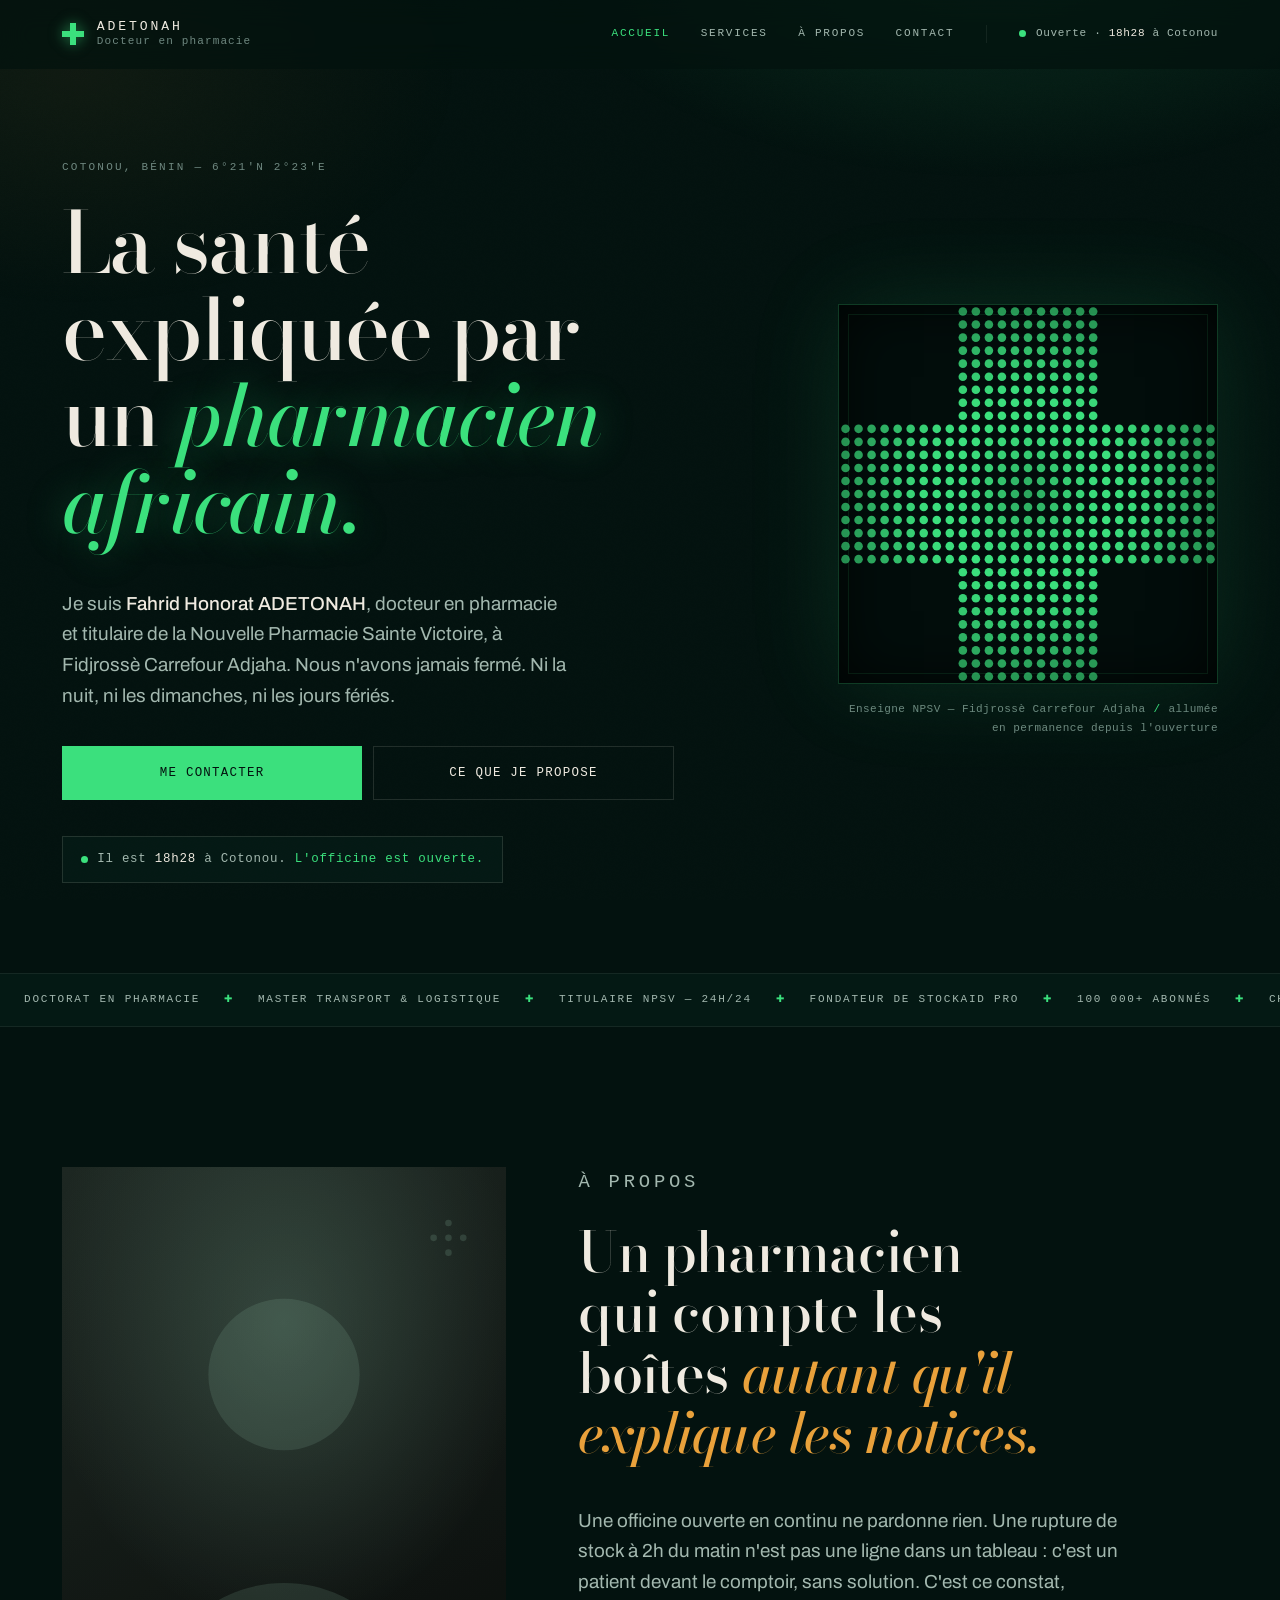
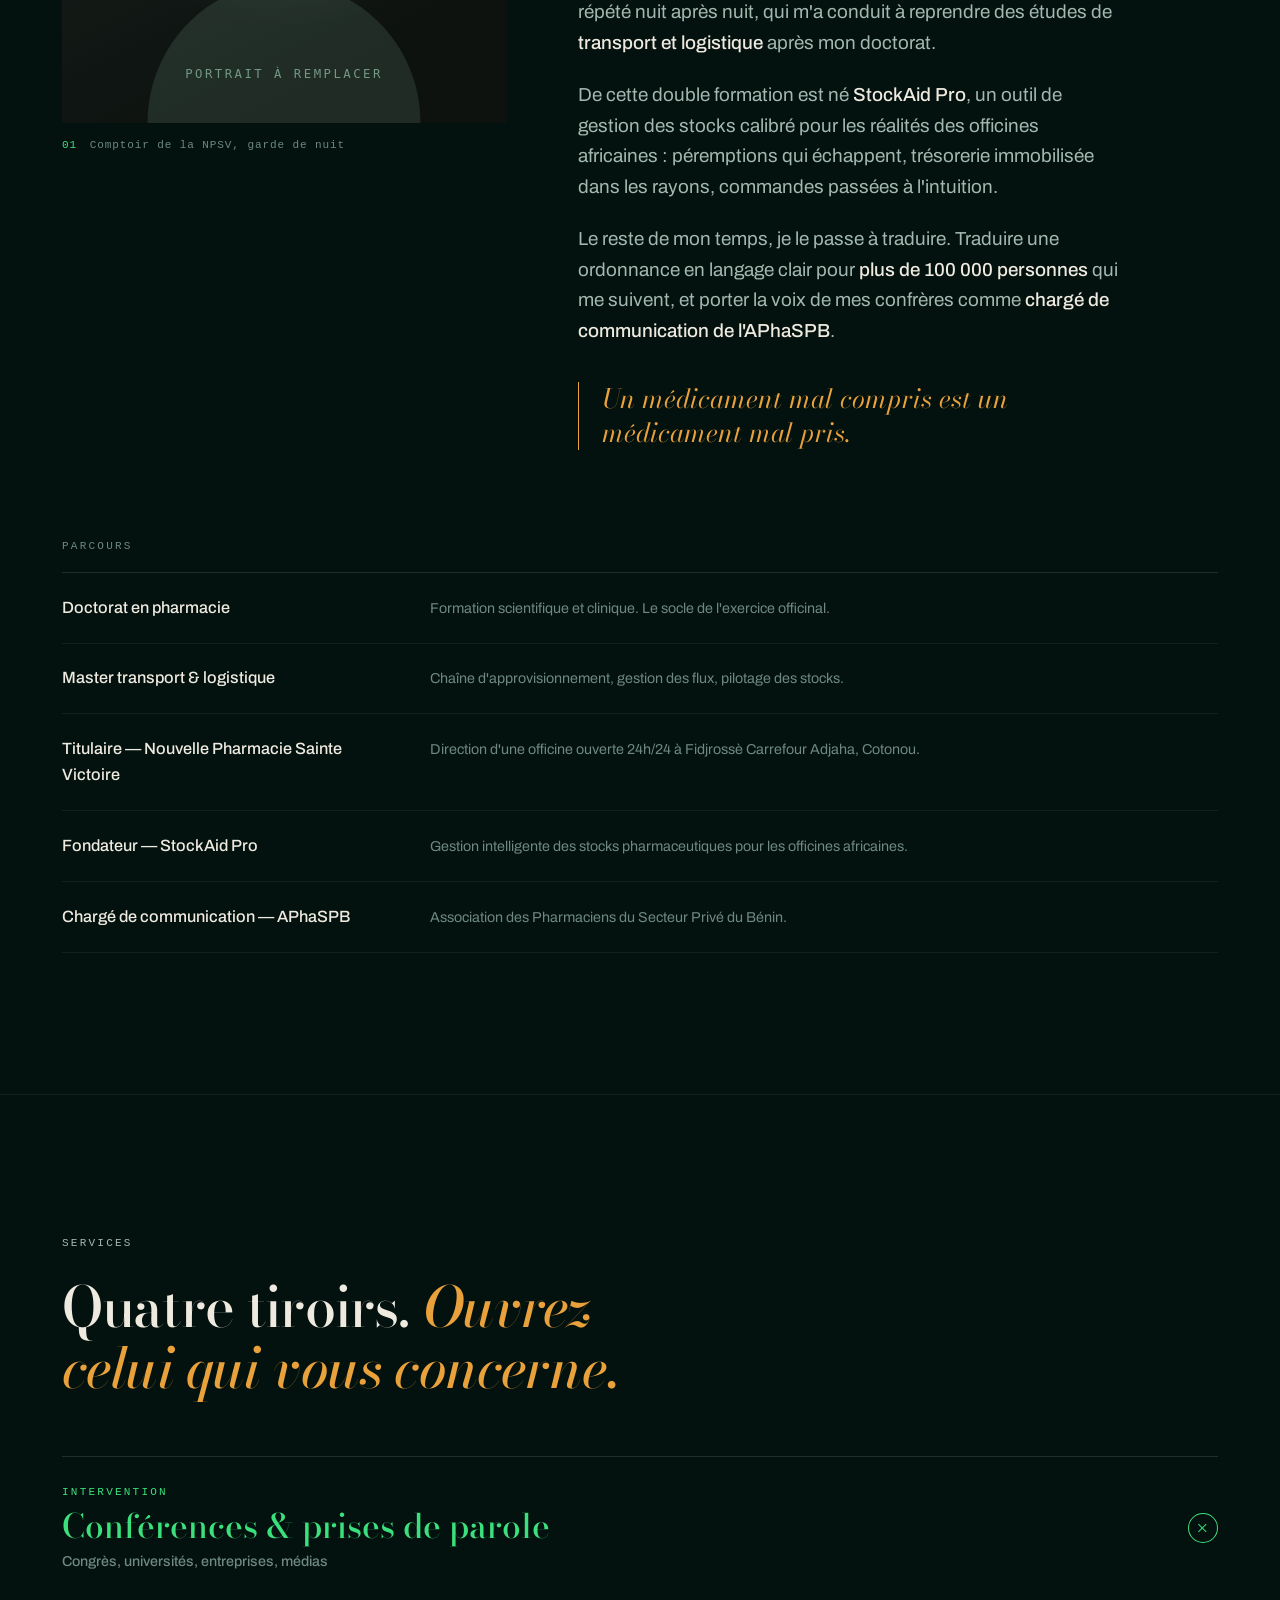
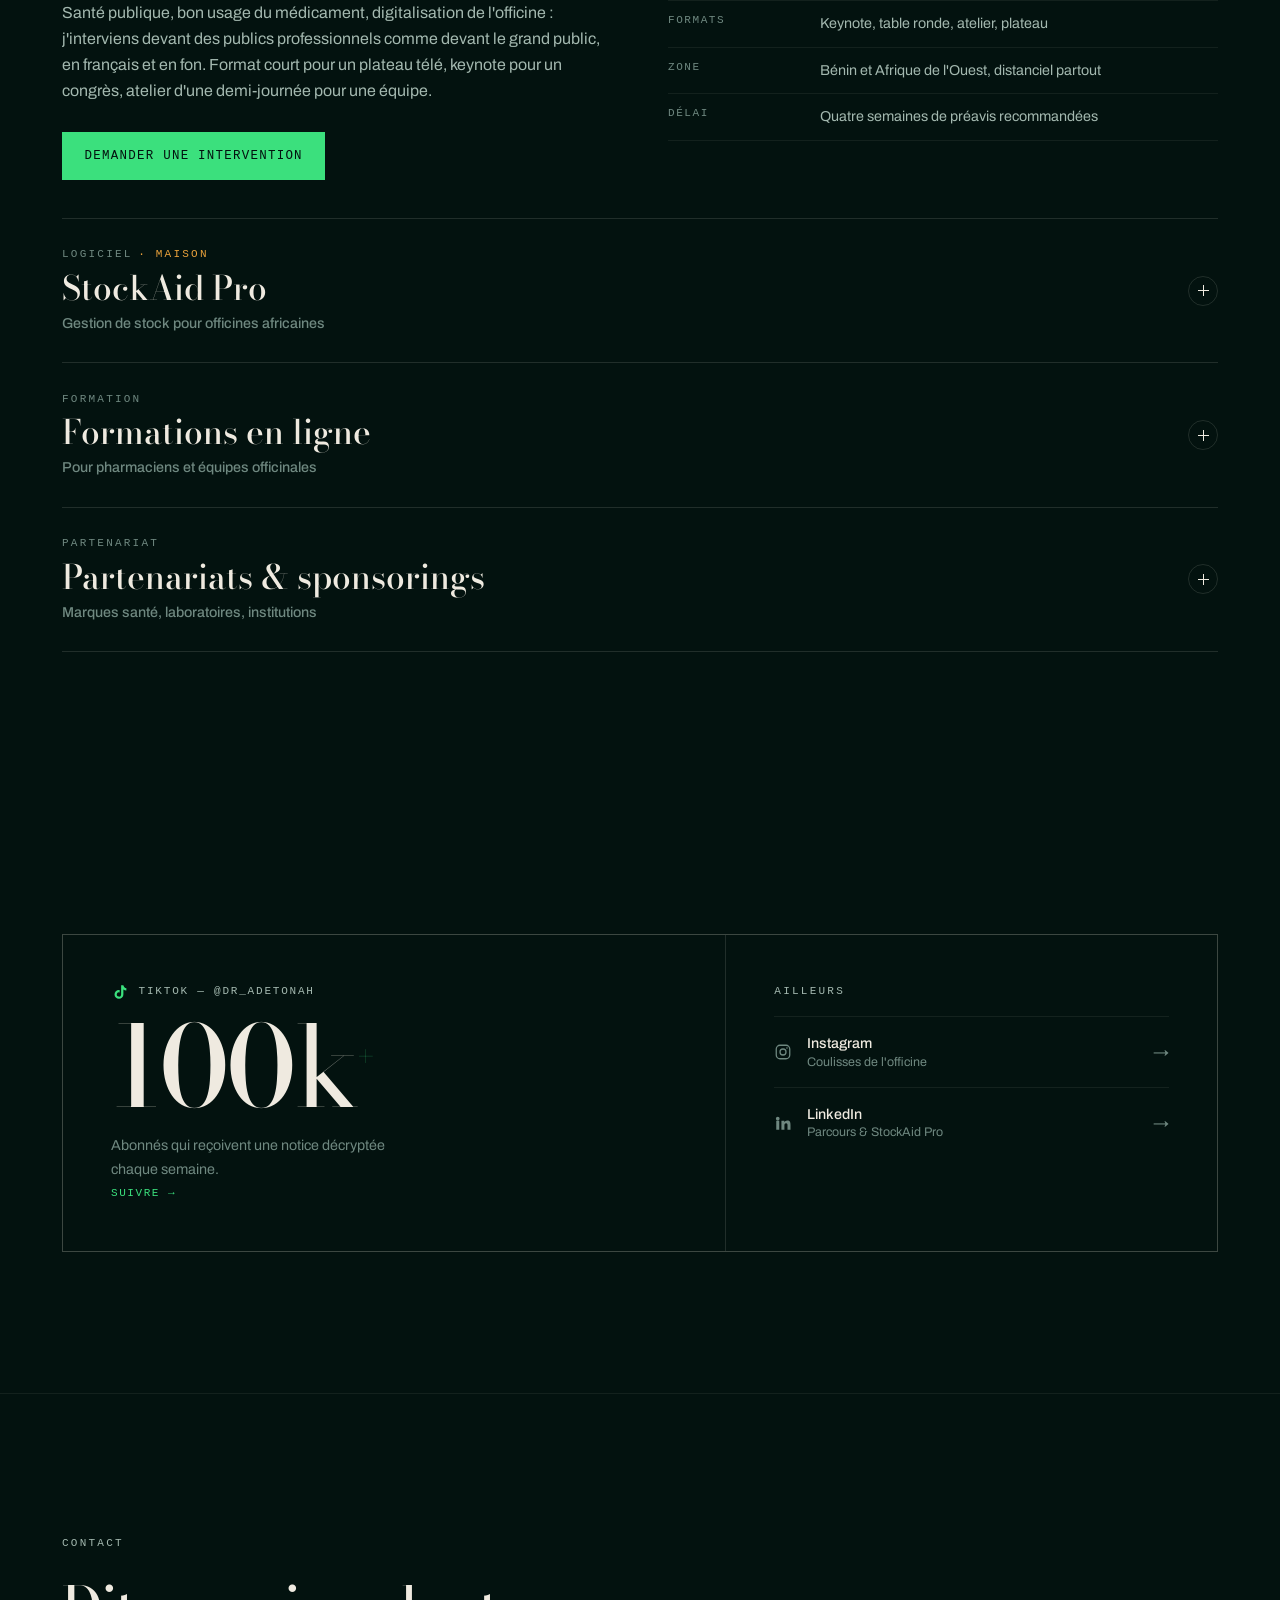
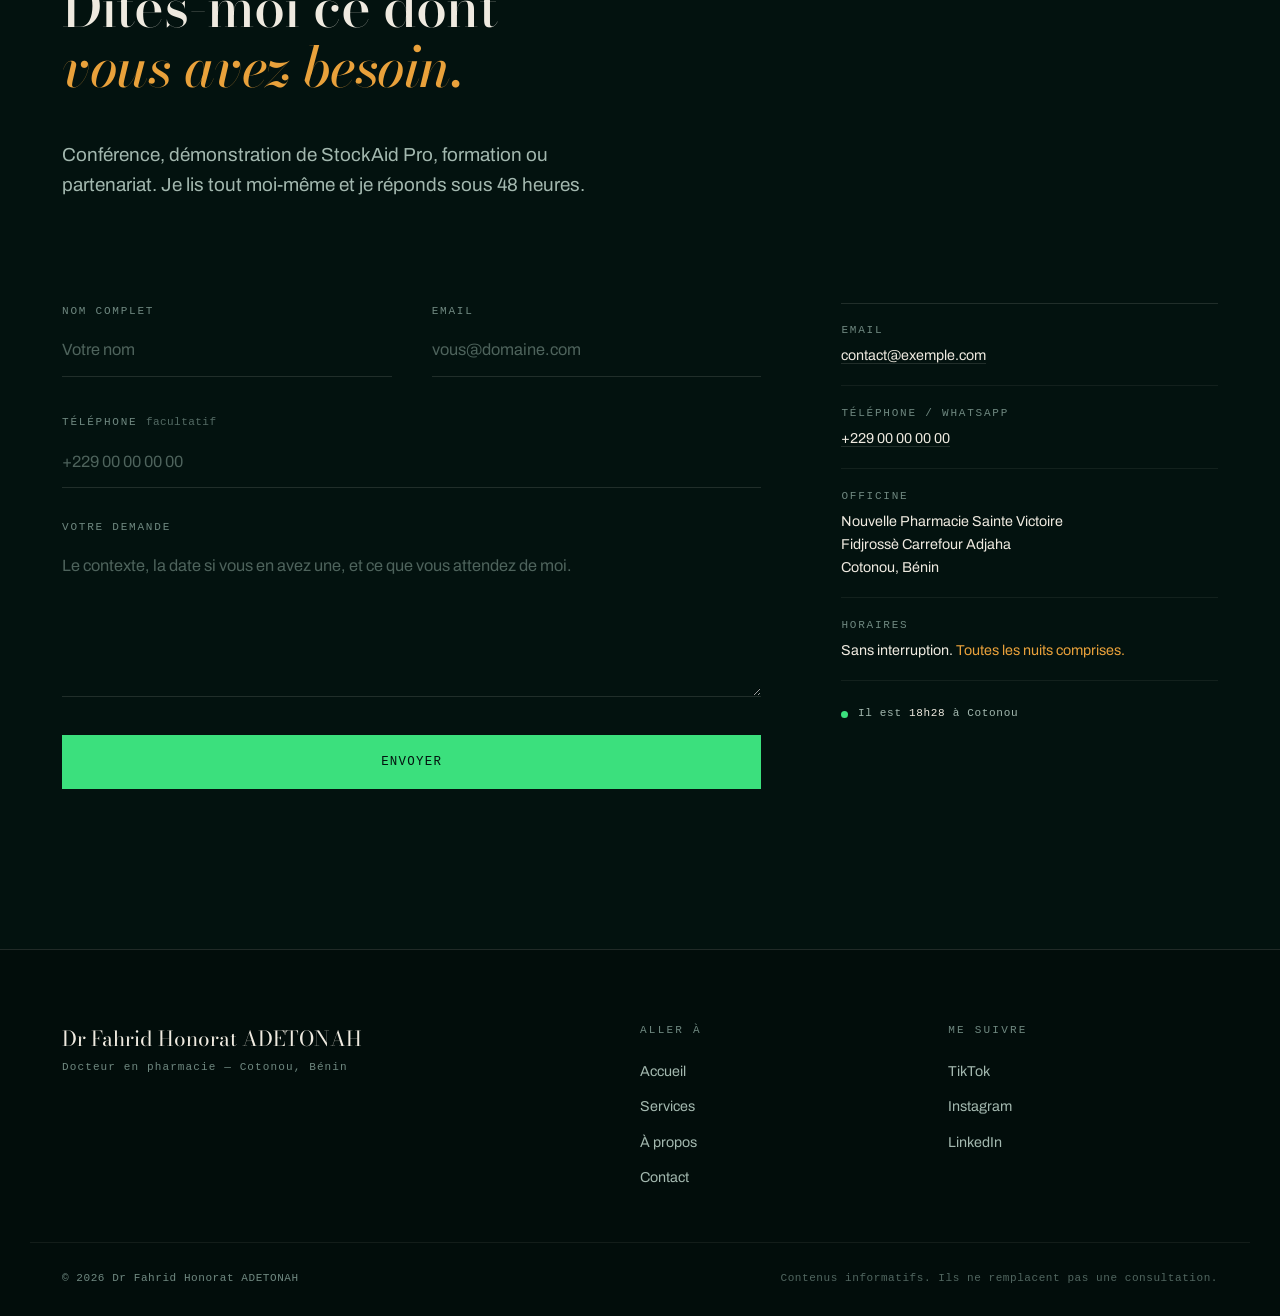
<file: index.html>
<!DOCTYPE html>
<html lang="fr">
<head>
  <meta charset="UTF-8">
  <meta name="viewport" content="width=device-width, initial-scale=1">
  <meta name="theme-color" content="#03120F">
  <meta name="color-scheme" content="dark">

  <!-- ============================================================
       SEO — TODO : ajuster l'URL canonique et l'image OG après mise en ligne
       ============================================================ -->
  <title>Dr Fahrid Honorat ADETONAH — Pharmacien à Cotonou</title>
  <meta name="description" content="Dr Fahrid Honorat ADETONAH, Docteur en Pharmacie à Cotonou. Titulaire de la Nouvelle Pharmacie Sainte Victoire, ouverte 24h/24. Fondateur de StockAid Pro, créateur de contenu santé suivi par plus de 100 000 personnes.">
  <meta name="author" content="Dr Fahrid Honorat ADETONAH">
  <link rel="canonical" href="https://www.exemple.com/"><!-- TODO : URL finale -->

  <meta property="og:type" content="website">
  <meta property="og:locale" content="fr_FR">
  <meta property="og:title" content="Dr Fahrid Honorat ADETONAH — Pharmacien">
  <meta property="og:description" content="L'officine qui ne ferme jamais. La santé expliquée par un pharmacien africain.">
  <meta property="og:url" content="https://www.exemple.com/"><!-- TODO : URL finale -->
  <meta property="og:image" content="assets/img/og-image.svg"><!-- TODO : exporter en JPG 1200x630 -->
  <meta name="twitter:card" content="summary_large_image">

  <link rel="icon" href="assets/img/favicon.svg" type="image/svg+xml">

  <!-- ============================================================
       POLICES
       Bodoni Moda — le Didone des étiquettes d'apothicaire (titres)
       Archivo     — grotesque de signalétique (texte courant)
       La voix « données » utilise la mono du système : aucune requête.
       ============================================================ -->
  <link rel="preconnect" href="https://fonts.googleapis.com">
  <link rel="preconnect" href="https://fonts.gstatic.com" crossorigin>
  <link rel="stylesheet" href="https://fonts.googleapis.com/css2?family=Archivo:wght@400;500;600&family=Bodoni+Moda:ital,opsz,wght@0,6..96,500;0,6..96,600;1,6..96,500&display=swap">

  <link rel="stylesheet" href="css/style.css">

  <script type="application/ld+json">
  {
    "@context": "https://schema.org",
    "@type": "Person",
    "name": "Dr Fahrid Honorat ADETONAH",
    "honorificPrefix": "Dr",
    "jobTitle": "Docteur en Pharmacie",
    "description": "Pharmacien titulaire, fondateur de StockAid Pro et créateur de contenu santé.",
    "worksFor": {
      "@type": "Pharmacy",
      "name": "Nouvelle Pharmacie Sainte Victoire",
      "address": {
        "@type": "PostalAddress",
        "streetAddress": "Fidjrossè Carrefour Adjaha",
        "addressLocality": "Cotonou",
        "addressCountry": "BJ"
      },
      "openingHoursSpecification": {
        "@type": "OpeningHoursSpecification",
        "dayOfWeek": ["Monday","Tuesday","Wednesday","Thursday","Friday","Saturday","Sunday"],
        "opens": "00:00",
        "closes": "23:59"
      }
    },
    "address": { "@type": "PostalAddress", "addressLocality": "Cotonou", "addressCountry": "BJ" }
  }
  </script>
</head>

<body>

<a class="skip-link" href="#main">Aller au contenu principal</a>

<!-- ================================================================
     BARRE DE NAVIGATION
     Fine, sur fond de nuit. Porte une pastille d'état « ouverte »
     qui n'est pas décorative : elle affiche l'heure réelle à Cotonou.
     ================================================================ -->
<header class="topbar" id="topbar">
  <div class="shell topbar__inner">

    <a class="plaque" href="#accueil" aria-label="Retour en haut de page">
      <span class="plaque__cross" aria-hidden="true"></span>
      <span class="plaque__text">
        <span class="plaque__name">ADETONAH</span>
        <span class="plaque__role">Docteur en pharmacie</span>
      </span>
    </a>

    <button class="menu-btn" id="menuBtn" aria-expanded="false" aria-controls="menu">
      <span class="menu-btn__lines" aria-hidden="true"></span>
      <span class="menu-btn__label">Menu</span>
    </button>

    <nav class="menu" id="menu" aria-label="Navigation principale">
      <ul class="menu__list">
        <li><a class="menu__link" href="#accueil">Accueil</a></li>
        <li><a class="menu__link" href="#services">Services</a></li>
        <li><a class="menu__link" href="#apropos">À propos</a></li>
        <li><a class="menu__link" href="#contact">Contact</a></li>
      </ul>
      <!-- Horloge Cotonou : mise à jour en direct par main.js -->
      <p class="openstate" id="openstateNav">
        <span class="openstate__dot" aria-hidden="true"></span>
        <span class="openstate__text">Ouverte&nbsp;· <time id="clockNav">—:—</time> à Cotonou</span>
      </p>
    </nav>

  </div>
</header>

<main id="main">

  <!-- ================================================================
       HERO — la thèse de la page : l'officine qui ne ferme jamais
       ================================================================ -->
  <section class="hero" id="accueil">
    <div class="shell hero__grid">

      <div class="hero__text">
        <p class="kicker">Cotonou, Bénin &mdash; 6°21′N 2°23′E</p>

        <h1 class="hero__title">
          La santé expliquée par un <em>pharmacien africain.</em>
        </h1>

        <p class="hero__lead">
          Je suis <strong>Fahrid Honorat ADETONAH</strong>, docteur en pharmacie et titulaire de
          la Nouvelle Pharmacie Sainte Victoire, à Fidjrossè Carrefour Adjaha. Nous n'avons
          jamais fermé. Ni la nuit, ni les dimanches, ni les jours fériés.
        </p>

        <div class="hero__cta">
          <a class="btn btn--led" href="#contact">Me contacter</a>
          <a class="btn btn--bare" href="#services">Ce que je propose</a>
        </div>

        <!-- État réel de l'officine, horloge locale à l'appui -->
        <p class="openstate openstate--lg" id="openstateHero">
          <span class="openstate__dot" aria-hidden="true"></span>
          <span class="openstate__text">
            Il est <time id="clockHero">—:—</time> à Cotonou. <strong>L'officine est ouverte.</strong>
          </span>
        </p>
      </div>

      <!-- L'enseigne : croix à matrice de LED, dessinée en canvas.
           Le texte défilant est repris dans .sign__sr pour les lecteurs d'écran. -->
      <div class="hero__sign">
        <div class="sign">
          <canvas class="sign__canvas" id="signCanvas" role="img"
                  aria-label="Enseigne lumineuse de pharmacie affichant : ouvert 24h sur 24"></canvas>
          <div class="sign__frame" aria-hidden="true"></div>
        </div>
        <p class="sign__caption">
          Enseigne NPSV &mdash; Fidjrossè Carrefour Adjaha<span class="sign__sep" aria-hidden="true">/</span>allumée en permanence depuis l'ouverture
        </p>
      </div>

    </div>
  </section>

  <!-- ================================================================
       BANDEAU DÉFILANT — signalétique, pas décoration :
       chaque mention est une information vérifiable du parcours
       ================================================================ -->
  <div class="ticker" aria-hidden="true">
    <div class="ticker__track" id="tickerTrack">
      <span class="ticker__row">
        <b>Doctorat en pharmacie</b><i>✚</i>
        <b>Master transport &amp; logistique</b><i>✚</i>
        <b>Titulaire NPSV &mdash; 24h/24</b><i>✚</i>
        <b>Fondateur de StockAid Pro</b><i>✚</i>
        <b>100 000+ abonnés</b><i>✚</i>
        <b>Chargé de communication APhaSPB</b><i>✚</i>
      </span>
    </div>
  </div>
  <!-- Équivalent accessible du bandeau, hors flux visuel -->
  <p class="sr-only">
    Doctorat en pharmacie. Master en transport et logistique. Titulaire de la NPSV, ouverte
    24h/24. Fondateur de StockAid Pro. Plus de 100 000 abonnés. Chargé de communication
    de l'APhaSPB.
  </p>

  <!-- ================================================================
       À PROPOS
       ================================================================ -->
  <section class="band" id="apropos">
    <div class="shell">

      <div class="about">

        <figure class="figure">
          <!-- TODO : remplacer portrait.svg par une photo (ratio 4:5, ~900x1125 px).
               Le traitement duotone vert est appliqué en CSS et se lève au survol. -->
          <img class="figure__img" src="assets/img/portrait.svg"
               alt="Portrait du Dr Fahrid Honorat ADETONAH" width="540" height="675"
               loading="lazy" decoding="async">
          <figcaption class="figure__cap">
            <span class="figure__idx">01</span>
            Comptoir de la NPSV, garde de nuit
          </figcaption>
        </figure>

        <div class="about__body">
          <p class="kicker">À propos</p>

          <h2 class="h2">
            Un pharmacien qui compte les boîtes <em>autant qu'il explique les notices.</em>
          </h2>

          <p>
            Une officine ouverte en continu ne pardonne rien. Une rupture de stock à 2h du matin
            n'est pas une ligne dans un tableau : c'est un patient devant le comptoir, sans solution.
            C'est ce constat, répété nuit après nuit, qui m'a conduit à reprendre des études de
            <strong>transport et logistique</strong> après mon doctorat.
          </p>

          <p>
            De cette double formation est né <strong>StockAid&nbsp;Pro</strong>, un outil de gestion
            des stocks calibré pour les réalités des officines africaines&nbsp;: péremptions qui
            échappent, trésorerie immobilisée dans les rayons, commandes passées à l'intuition.
          </p>

          <p>
            Le reste de mon temps, je le passe à traduire. Traduire une ordonnance en langage clair
            pour <strong>plus de 100 000 personnes</strong> qui me suivent, et porter la voix de mes
            confrères comme <strong>chargé de communication de l'APhaSPB</strong>.
          </p>

          <blockquote class="quote">
            Un médicament mal compris est un médicament mal pris.
          </blockquote>
        </div>

      </div>

      <!-- Parcours : relevé factuel, mis en page comme un registre -->
      <div class="ledger">
        <h3 class="ledger__title">Parcours</h3>
        <dl class="ledger__list">
          <div class="ledger__row">
            <dt>Doctorat en pharmacie</dt>
            <dd>Formation scientifique et clinique. Le socle de l'exercice officinal.</dd>
          </div>
          <div class="ledger__row">
            <dt>Master transport &amp; logistique</dt>
            <dd>Chaîne d'approvisionnement, gestion des flux, pilotage des stocks.</dd>
          </div>
          <div class="ledger__row">
            <dt>Titulaire &mdash; Nouvelle Pharmacie Sainte Victoire</dt>
            <dd>Direction d'une officine ouverte 24h/24 à Fidjrossè Carrefour Adjaha, Cotonou.</dd>
          </div>
          <div class="ledger__row">
            <dt>Fondateur &mdash; StockAid Pro</dt>
            <dd>Gestion intelligente des stocks pharmaceutiques pour les officines africaines.</dd>
          </div>
          <div class="ledger__row">
            <dt>Chargé de communication &mdash; APhaSPB</dt>
            <dd>Association des Pharmaciens du Secteur Privé du Bénin.</dd>
          </div>
        </dl>
      </div>

    </div>
  </section>

  <!-- ================================================================
       SERVICES — « le meuble d'officine »
       Quatre tiroirs. On en ouvre un, il révèle son contenu.
       ================================================================ -->
  <section class="band band--cabinet" id="services">
    <div class="shell">

      <header class="band__head">
        <p class="kicker">Services</p>
        <h2 class="h2">Quatre tiroirs. <em>Ouvrez celui qui vous concerne.</em></h2>
      </header>

      <div class="cabinet" id="cabinet">

        <article class="drawer">
          <h3 class="drawer__h">
            <button class="drawer__btn" type="button" aria-expanded="false" aria-controls="d1">
              <span class="drawer__tag">Intervention</span>
              <span class="drawer__name">Conférences &amp; prises de parole</span>
              <span class="drawer__hint">Congrès, universités, entreprises, médias</span>
              <span class="drawer__pull" aria-hidden="true"></span>
            </button>
          </h3>
          <div class="drawer__panel" id="d1" role="region">
            <div class="drawer__inner">
              <p>
                Santé publique, bon usage du médicament, digitalisation de l'officine&nbsp;:
                j'interviens devant des publics professionnels comme devant le grand public,
                en français et en fon. Format court pour un plateau télé, keynote pour un congrès,
                atelier d'une demi-journée pour une équipe.
              </p>
              <ul class="drawer__facts">
                <li><span>Formats</span> Keynote, table ronde, atelier, plateau</li>
                <li><span>Zone</span> Bénin et Afrique de l'Ouest, distanciel partout</li>
                <li><span>Délai</span> Quatre semaines de préavis recommandées</li>
              </ul>
              <a class="btn btn--led btn--sm" href="#contact">Demander une intervention</a>
            </div>
          </div>
        </article>

        <article class="drawer drawer--flag">
          <h3 class="drawer__h">
            <button class="drawer__btn" type="button" aria-expanded="false" aria-controls="d2">
              <span class="drawer__tag">Logiciel</span>
              <span class="drawer__name">StockAid Pro</span>
              <span class="drawer__hint">Gestion de stock pour officines africaines</span>
              <span class="drawer__pull" aria-hidden="true"></span>
            </button>
          </h3>
          <div class="drawer__panel" id="d2" role="region">
            <div class="drawer__inner">
              <p>
                L'outil que j'ai conçu pour ma propre officine avant de l'ouvrir aux confrères.
                Il surveille les dates courtes, signale les ruptures avant qu'elles arrivent et
                montre, en francs CFA, ce que le stock immobilise réellement.
              </p>
              <ul class="drawer__facts">
                <li><span>Alertes</span> Péremptions et seuils de réapprovisionnement</li>
                <li><span>Pilotage</span> Rotation des références, trésorerie immobilisée</li>
                <li><span>Terrain</span> Pensé pour une connexion intermittente</li>
              </ul>
              <a class="btn btn--led btn--sm" href="#contact">Demander une démonstration</a>
            </div>
          </div>
        </article>

        <article class="drawer">
          <h3 class="drawer__h">
            <button class="drawer__btn" type="button" aria-expanded="false" aria-controls="d3">
              <span class="drawer__tag">Formation</span>
              <span class="drawer__name">Formations en ligne</span>
              <span class="drawer__hint">Pour pharmaciens et équipes officinales</span>
              <span class="drawer__pull" aria-hidden="true"></span>
            </button>
          </h3>
          <div class="drawer__panel" id="d3" role="region">
            <div class="drawer__inner">
              <p>
                Des modules à distance conçus depuis le comptoir, pas depuis un amphithéâtre.
                Chaque séance part d'une situation réelle d'officine et se termine par une
                procédure applicable dès le lendemain matin.
              </p>
              <ul class="drawer__facts">
                <li><span>Gestion</span> Stocks, commandes, inventaire, marge</li>
                <li><span>Comptoir</span> Conseil, dispensation, communication patient</li>
                <li><span>Équipe</span> Organisation du travail et gardes de nuit</li>
              </ul>
              <a class="btn btn--led btn--sm" href="#contact">Voir les formations</a>
            </div>
          </div>
        </article>

        <article class="drawer">
          <h3 class="drawer__h">
            <button class="drawer__btn" type="button" aria-expanded="false" aria-controls="d4">
              <span class="drawer__tag">Partenariat</span>
              <span class="drawer__name">Partenariats &amp; sponsorings</span>
              <span class="drawer__hint">Marques santé, laboratoires, institutions</span>
              <span class="drawer__pull" aria-hidden="true"></span>
            </button>
          </h3>
          <div class="drawer__panel" id="d4" role="region">
            <div class="drawer__inner">
              <p>
                Une communauté de plus de 100 000 personnes en Afrique francophone, qui vient
                chercher de l'information de santé fiable. Je ne relaie que ce que je
                dispenserais moi-même au comptoir&nbsp;: la confiance de cette audience n'est
                pas un inventaire à écouler.
              </p>
              <ul class="drawer__facts">
                <li><span>Audience</span> Afrique francophone, majoritairement mobile</li>
                <li><span>Formats</span> Contenu vidéo, campagne de sensibilisation, ambassade</li>
                <li><span>Cadre</span> Validation pharmaceutique préalable, systématique</li>
              </ul>
              <a class="btn btn--led btn--sm" href="#contact">Discuter d'un partenariat</a>
            </div>
          </div>
        </article>

      </div>
    </div>
  </section>

  <!-- ================================================================
       RÉSEAUX — TikTok domine, la hiérarchie le dit
       TODO : remplacer les URL Instagram et LinkedIn par les vraies
       ================================================================ -->
  <section class="band" id="reseaux">
    <div class="shell">

      <div class="reach">

        <a class="reach__main" href="https://www.tiktok.com/@dr_adetonah" target="_blank" rel="noopener noreferrer">
          <span class="reach__label">
            <svg viewBox="0 0 24 24" width="18" height="18" fill="currentColor" aria-hidden="true">
              <path d="M16.5 3c.4 2.1 1.9 3.7 4 4v3a7.3 7.3 0 0 1-4-1.2v6.4a5.9 5.9 0 1 1-5.9-5.9c.3 0 .6 0 .9.1v3.1a2.9 2.9 0 1 0 2 2.7V3h3Z"/>
            </svg>
            TikTok &mdash; @dr_adetonah
          </span>
          <span class="reach__figure"><b>100</b>k<sup>+</sup></span>
          <span class="reach__note">
            Abonnés qui reçoivent une notice décryptée chaque semaine.
            <span class="reach__go">Suivre<i aria-hidden="true">→</i></span>
          </span>
        </a>

        <div class="reach__side">
          <p class="kicker">Ailleurs</p>
          <a class="reach__row" href="https://www.instagram.com/" target="_blank" rel="noopener noreferrer">
            <svg viewBox="0 0 24 24" width="18" height="18" fill="none" stroke="currentColor" stroke-width="1.7" aria-hidden="true">
              <rect x="3" y="3" width="18" height="18" rx="5"/><circle cx="12" cy="12" r="4"/><circle cx="17.3" cy="6.7" r="1.1" fill="currentColor" stroke="none"/>
            </svg>
            <span><b>Instagram</b>Coulisses de l'officine</span>
            <i aria-hidden="true">→</i>
          </a>
          <a class="reach__row" href="https://www.linkedin.com/" target="_blank" rel="noopener noreferrer">
            <svg viewBox="0 0 24 24" width="18" height="18" fill="currentColor" aria-hidden="true">
              <path d="M4.98 3.5a2.5 2.5 0 1 1 0 5 2.5 2.5 0 0 1 0-5ZM3 9h4v12H3V9Zm7 0h3.8v1.7h.05a4.2 4.2 0 0 1 3.75-2c4 0 4.4 2.5 4.4 5.8V21h-4v-5.6c0-1.35-.02-3.1-1.9-3.1-1.9 0-2.2 1.47-2.2 3v5.7h-4V9Z"/>
            </svg>
            <span><b>LinkedIn</b>Parcours &amp; StockAid Pro</span>
            <i aria-hidden="true">→</i>
          </a>
        </div>

      </div>
    </div>
  </section>

  <!-- ================================================================
       CONTACT — mise en page d'ordonnance : réglures, pas de boîtes
       ================================================================ -->
  <section class="band band--contact" id="contact">
    <div class="shell contact">

      <div class="contact__head">
        <p class="kicker">Contact</p>
        <h2 class="h2">Dites-moi ce dont <em>vous avez besoin.</em></h2>
        <p class="contact__lead">
          Conférence, démonstration de StockAid&nbsp;Pro, formation ou partenariat.
          Je lis tout moi-même et je réponds sous 48&nbsp;heures.
        </p>
      </div>

      <!-- FORMULAIRE
           data-endpoint vide → le message part par le client mail du visiteur.
           Renseignez une URL Formspree pour activer l'envoi direct. -->
      <form class="rx" id="contactForm" method="POST"
            data-endpoint="" data-mailto="contact@exemple.com" novalidate>

        <div class="rx__pair">
          <div class="rx__field">
            <label for="name">Nom complet</label>
            <input type="text" id="name" name="name" autocomplete="name" required placeholder="Votre nom">
            <p class="rx__err" data-error-for="name"></p>
          </div>
          <div class="rx__field">
            <label for="email">Email</label>
            <input type="email" id="email" name="email" autocomplete="email" required placeholder="vous@domaine.com">
            <p class="rx__err" data-error-for="email"></p>
          </div>
        </div>

        <div class="rx__field">
          <label for="phone">Téléphone <span class="rx__opt">facultatif</span></label>
          <input type="tel" id="phone" name="phone" autocomplete="tel" placeholder="+229 00 00 00 00">
          <p class="rx__err" data-error-for="phone"></p>
        </div>

        <div class="rx__field">
          <label for="message">Votre demande</label>
          <textarea id="message" name="message" rows="5" required minlength="10"
                    placeholder="Le contexte, la date si vous en avez une, et ce que vous attendez de moi."></textarea>
          <p class="rx__err" data-error-for="message"></p>
        </div>

        <!-- Piège à robots : invisible, jamais rempli par un humain -->
        <div class="rx__trap" aria-hidden="true">
          <label for="website">Ne pas remplir</label>
          <input type="text" id="website" name="_gotcha" tabindex="-1" autocomplete="off">
        </div>

        <button class="btn btn--led btn--wide" type="submit" id="submitBtn">Envoyer</button>
        <p class="rx__status" id="formStatus" role="status" aria-live="polite"></p>
      </form>

      <!-- COORDONNÉES — TODO : remplacer par les vraies valeurs -->
      <aside class="coords">
        <dl>
          <div class="coords__row">
            <dt>Email</dt>
            <dd><a href="mailto:contact@exemple.com">contact@exemple.com</a></dd>
          </div>
          <div class="coords__row">
            <dt>Téléphone / WhatsApp</dt>
            <dd><a href="tel:+22900000000">+229 00 00 00 00</a></dd>
          </div>
          <div class="coords__row">
            <dt>Officine</dt>
            <dd>
              Nouvelle Pharmacie Sainte Victoire<br>
              Fidjrossè Carrefour Adjaha<br>
              Cotonou, Bénin
            </dd>
          </div>
          <div class="coords__row">
            <dt>Horaires</dt>
            <dd>Sans interruption. <span class="coords__hi">Toutes les nuits comprises.</span></dd>
          </div>
        </dl>

        <p class="openstate" id="openstateContact">
          <span class="openstate__dot" aria-hidden="true"></span>
          <span class="openstate__text">Il est <time id="clockContact">—:—</time> à Cotonou</span>
        </p>
      </aside>

    </div>
  </section>

</main>

<!-- ================================================================
     PIED DE PAGE
     ================================================================ -->
<footer class="foot">
  <div class="shell foot__inner">

    <div class="foot__sig">
      <span class="plaque__cross plaque__cross--sm" aria-hidden="true"></span>
      <p class="foot__name">Dr Fahrid Honorat ADETONAH</p>
      <p class="foot__role">Docteur en pharmacie &mdash; Cotonou, Bénin</p>
    </div>

    <nav class="foot__nav" aria-label="Liens rapides">
      <h2>Aller à</h2>
      <ul>
        <li><a href="#accueil">Accueil</a></li>
        <li><a href="#services">Services</a></li>
        <li><a href="#apropos">À propos</a></li>
        <li><a href="#contact">Contact</a></li>
      </ul>
    </nav>

    <nav class="foot__nav" aria-label="Réseaux sociaux">
      <h2>Me suivre</h2>
      <ul>
        <li><a href="https://www.tiktok.com/@dr_adetonah" target="_blank" rel="noopener noreferrer">TikTok</a></li>
        <li><a href="https://www.instagram.com/" target="_blank" rel="noopener noreferrer">Instagram</a></li>
        <li><a href="https://www.linkedin.com/" target="_blank" rel="noopener noreferrer">LinkedIn</a></li>
      </ul>
    </nav>

  </div>

  <div class="shell foot__base">
    <p>&copy; <span id="year">2026</span> Dr Fahrid Honorat ADETONAH</p>
    <p class="foot__legal">Contenus informatifs. Ils ne remplacent pas une consultation.</p>
  </div>
</footer>

<script src="js/main.js" defer></script>
</body>
</html>
</file>
<file: css/style.css>
/* =================================================================
   Dr Fahrid Honorat ADETONAH — « L'officine de nuit »
   -----------------------------------------------------------------
   Parti pris : le site est éclairé comme une enseigne de pharmacie,
   pas imprimé comme une brochure. Fond de nuit vert-noir, vert LED
   réservé aux signaux, ambre sodium pour la chaleur.
   Identité visuelle unique et assumée : pas de variante claire.
   Toutes les couleurs sont déclarées explicitement.

   Sommaire
     01. Jetons          06. Bandeau défilant
     02. Socle           07. À propos, registre
     03. Blocs communs   08. Meuble d'officine
     04. Barre de nav    09. Réseaux
     05. Hero, enseigne  10. Contact  11. Pied  12. Responsive
   ================================================================= */


/* =================================================================
   01. JETONS
   ================================================================= */
:root {
  color-scheme: dark;

  /* Nuit */
  --ink:     #03120F;   /* fond, vert-noir */
  --ink-2:   #07201B;   /* surface posée */
  --ink-3:   #0B2A23;   /* surface haute */
  --line:    rgba(239, 234, 224, .13);
  --line-2:  rgba(239, 234, 224, .07);

  /* Lumières */
  --led:     #3BE07D;   /* vert enseigne — signaux uniquement */
  --led-dim: rgba(59, 224, 125, .16);
  --sodium:  #E9A13B;   /* ambre lampadaire — la chaleur */

  /* Encres */
  --bone:    #EFEAE0;   /* texte principal, jamais blanc pur */
  --sage:    #A3B8AF;   /* texte secondaire */
  --sage-lo: #6F8880;   /* mentions, légendes */

  /* Voix typographiques */
  --serif: "Bodoni Moda", "Didot", "Bodoni MT", Georgia, serif;
  --sans:  "Archivo", -apple-system, BlinkMacSystemFont, "Segoe UI", Roboto, Arial, sans-serif;
  --mono:  ui-monospace, SFMono-Regular, "SF Mono", Menlo, Consolas, monospace;

  /* Échelle */
  --d1:   clamp(2.5rem, 7.4vw, 5.3rem);
  --d2:   clamp(1.9rem, 4.8vw, 3.5rem);
  --lead: clamp(1.02rem, 2.1vw, 1.18rem);
  --sm:   .895rem;
  --xs:   .78rem;
  --xxs:  .69rem;

  --band: clamp(4.5rem, 11vw, 9rem);
  --pad:  1.35rem;
  --shell: 1220px;

  --ease: cubic-bezier(.2, .7, .3, 1);
  --t:    .42s var(--ease);
  --t-f:  .2s var(--ease);
}


/* =================================================================
   02. SOCLE
   ================================================================= */
*, *::before, *::after { box-sizing: border-box; }

html {
  scroll-behavior: smooth;
  scroll-padding-top: 84px;
  -webkit-text-size-adjust: 100%;
}

body {
  margin: 0;
  background: var(--ink);
  color: var(--bone);
  font-family: var(--sans);
  font-size: 1rem;
  line-height: 1.62;
  -webkit-font-smoothing: antialiased;
  overflow-x: hidden;
}

/* Deux couches d'ambiance, fixes et inertes :
   un grain fin, et la lueur verte qui tombe du haut de page. */
body::before,
body::after {
  content: "";
  position: fixed;
  inset: 0;
  pointer-events: none;
  z-index: 1;
}
body::before {
  background-image: url("data:image/svg+xml,%3Csvg xmlns='http://www.w3.org/2000/svg' width='140' height='140'%3E%3Cfilter id='n'%3E%3CfeTurbulence type='fractalNoise' baseFrequency='.85' numOctaves='3'/%3E%3C/filter%3E%3Crect width='140' height='140' filter='url(%23n)' opacity='.4'/%3E%3C/svg%3E");
  opacity: .05;
  mix-blend-mode: overlay;
}
body::after {
  background:
    radial-gradient(58vw 42vh at 78% -6%, rgba(59, 224, 125, .13), transparent 62%),
    radial-gradient(46vw 40vh at 6% 8%, rgba(233, 161, 59, .06), transparent 66%);
}

body.is-locked { overflow: hidden; }

img { display: block; max-width: 100%; height: auto; }
svg { display: block; }

a { color: var(--led); text-decoration: none; transition: color var(--t-f); }

h1, h2, h3 { margin: 0; font-weight: 500; }
p { margin: 0 0 1.15em; }
ul, ol, dl, dd { margin: 0; padding: 0; }
ul { list-style: none; }

button, input, textarea { font: inherit; color: inherit; }

:focus-visible {
  outline: 2px solid var(--led);
  outline-offset: 3px;
  border-radius: 2px;
}

.sr-only {
  position: absolute;
  width: 1px; height: 1px;
  margin: -1px; padding: 0;
  overflow: hidden;
  clip-path: inset(50%);
  white-space: nowrap;
}

.skip-link {
  position: absolute; left: 50%; top: -120px;
  transform: translateX(-50%);
  z-index: 300;
  padding: .75rem 1.2rem;
  background: var(--led);
  color: var(--ink);
  font-size: var(--sm);
  font-weight: 600;
}
.skip-link:focus { top: 0; color: var(--ink); }


/* =================================================================
   03. BLOCS COMMUNS
   ================================================================= */
.shell {
  position: relative;
  z-index: 2;
  width: 100%;
  max-width: var(--shell);
  margin-inline: auto;
  padding-inline: var(--pad);
}

.band { position: relative; z-index: 2; padding-block: var(--band); }
.band__head { max-width: 38rem; margin-bottom: clamp(2.4rem, 5vw, 3.6rem); }

/* Sur-titre : voix « données », en mono, jamais de tiret décoratif */
.kicker {
  margin: 0 0 1.5rem;
  font-family: var(--mono);
  font-size: var(--xxs);
  font-weight: 400;
  letter-spacing: .2em;
  text-transform: uppercase;
  color: var(--sage-lo);
}

/* Titres : Didone d'étiquette d'apothicaire.
   L'italique porte systématiquement la partie qui tourne la phrase. */
.h2 {
  font-family: var(--serif);
  font-size: var(--d2);
  line-height: 1.08;
  letter-spacing: -.015em;
  text-wrap: balance;
  color: var(--bone);
  margin-bottom: .75em;
}
.h2 em { font-style: italic; color: var(--sodium); }

.band p { color: var(--sage); }
.band p strong { color: var(--bone); font-weight: 500; }

/* --- Boutons --- */
.btn {
  display: inline-flex;
  align-items: center;
  justify-content: center;
  gap: .6rem;
  padding: 1rem 1.9rem;
  border: 1px solid transparent;
  font-family: var(--mono);
  font-size: var(--xs);
  font-weight: 500;
  letter-spacing: .1em;
  text-transform: uppercase;
  cursor: pointer;
  transition: background-color var(--t-f), color var(--t-f),
              border-color var(--t-f), box-shadow var(--t-f);
}
.btn--led {
  background: var(--led);
  color: #03120F;
  box-shadow: 0 0 0 rgba(59, 224, 125, 0);
}
.btn--led:hover {
  background: #55EE92;
  color: #03120F;
  box-shadow: 0 0 34px rgba(59, 224, 125, .38);
}
.btn--bare {
  background: transparent;
  border-color: var(--line);
  color: var(--bone);
}
.btn--bare:hover { border-color: var(--led); color: var(--led); }
.btn--sm   { padding: .78rem 1.35rem; }
.btn--wide { width: 100%; }

/* --- Pastille d'état : l'officine est réellement ouverte --- */
.openstate {
  display: inline-flex;
  align-items: center;
  gap: .6rem;
  margin: 0;
  font-family: var(--mono);
  font-size: var(--xxs);
  letter-spacing: .06em;
  color: var(--sage) !important;
}
.openstate__dot {
  position: relative;
  width: 7px; height: 7px;
  flex: none;
  background: var(--led);
  border-radius: 50%;
}
.openstate__dot::after {
  content: "";
  position: absolute; inset: -4px;
  border: 1px solid var(--led);
  border-radius: 50%;
  opacity: 0;
  animation: ping 2.6s var(--ease) infinite;
}
@keyframes ping {
  0%   { transform: scale(.55); opacity: .85; }
  70%  { transform: scale(1.5);  opacity: 0; }
  100% { opacity: 0; }
}
.openstate--lg {
  font-size: var(--xs);
  padding: .8rem 1.1rem;
  border: 1px solid var(--line);
  background: rgba(7, 32, 27, .5);
}
.openstate--lg strong { color: var(--led); font-weight: 500; }
.openstate time { font-variant-numeric: tabular-nums; color: var(--bone); }


/* =================================================================
   04. BARRE DE NAVIGATION
   ================================================================= */
.topbar {
  position: sticky;
  top: 0;
  z-index: 100;
  background: rgba(3, 18, 15, .72);
  backdrop-filter: blur(14px);
  -webkit-backdrop-filter: blur(14px);
  border-bottom: 1px solid transparent;
  transition: background-color var(--t), border-color var(--t);
}
.topbar.is-stuck {
  background: rgba(3, 18, 15, .93);
  border-bottom-color: var(--line-2);
}
.topbar__inner {
  display: flex;
  align-items: center;
  justify-content: space-between;
  gap: 1rem;
  min-height: 68px;
}

/* Plaque : la croix, puis le nom gravé */
.plaque { display: flex; align-items: center; gap: .8rem; color: var(--bone); }

/* Croix de pharmacie en CSS pur, allumée en permanence */
.plaque__cross {
  position: relative;
  width: 22px; height: 22px;
  flex: none;
  filter: drop-shadow(0 0 7px rgba(59, 224, 125, .55));
}
.plaque__cross::before,
.plaque__cross::after {
  content: "";
  position: absolute;
  background: var(--led);
}
.plaque__cross::before { left: 38%; right: 38%; top: 0; bottom: 0; }
.plaque__cross::after  { top: 38%; bottom: 38%; left: 0; right: 0; }
.plaque__cross--sm { width: 16px; height: 16px; }

.plaque__text { display: flex; flex-direction: column; line-height: 1.25; }
.plaque__name {
  font-family: var(--mono);
  font-size: .82rem;
  font-weight: 500;
  letter-spacing: .22em;
}
.plaque__role {
  font-family: var(--mono);
  font-size: var(--xxs);
  letter-spacing: .1em;
  color: var(--sage-lo);
}

/* Bouton menu : mot + deux traits, pas un burger générique */
.menu-btn {
  display: inline-flex;
  align-items: center;
  gap: .6rem;
  padding: .55rem .2rem .55rem .7rem;
  background: none;
  border: 0;
  cursor: pointer;
  font-family: var(--mono);
  font-size: var(--xxs);
  letter-spacing: .18em;
  text-transform: uppercase;
  color: var(--bone);
}
.menu-btn__lines {
  position: relative;
  display: block;
  width: 22px; height: 9px;
}
.menu-btn__lines::before,
.menu-btn__lines::after {
  content: "";
  position: absolute;
  left: 0; right: 0;
  height: 1px;
  background: var(--bone);
  transition: transform var(--t);
}
.menu-btn__lines::before { top: 0; }
.menu-btn__lines::after  { bottom: 0; }
.menu-btn[aria-expanded="true"] .menu-btn__lines::before { transform: translateY(4px) rotate(45deg); }
.menu-btn[aria-expanded="true"] .menu-btn__lines::after  { transform: translateY(-4px) rotate(-45deg); }

/* Panneau de navigation — plein écran sur mobile */
.menu {
  position: fixed;
  inset: 68px 0 auto 0;
  padding: 1.6rem var(--pad) 2.2rem;
  background: var(--ink-2);
  border-bottom: 1px solid var(--line);
  opacity: 0;
  visibility: hidden;
  transform: translateY(-8px);
  transition: opacity var(--t), transform var(--t), visibility var(--t);
}
.menu.is-open { opacity: 1; visibility: visible; transform: none; }

.menu__list { display: flex; flex-direction: column; gap: .2rem; margin-bottom: 1.8rem; }
.menu__link {
  display: block;
  padding: .75rem 0;
  border-bottom: 1px solid var(--line-2);
  font-family: var(--serif);
  font-size: 1.55rem;
  color: var(--bone);
  transition: color var(--t-f), padding-left var(--t-f);
}
.menu__link:hover { color: var(--led); padding-left: .5rem; }
.menu__link.is-here { color: var(--led); }


/* =================================================================
   05. HERO & ENSEIGNE
   ================================================================= */
.hero { position: relative; z-index: 2; padding-block: clamp(3rem, 8vw, 5.5rem) clamp(3.5rem, 8vw, 6rem); }
.hero__grid { display: grid; gap: clamp(2.8rem, 7vw, 4rem); }

.hero__title {
  font-family: var(--serif);
  font-size: var(--d1);
  font-weight: 500;
  line-height: 1.02;
  letter-spacing: -.025em;
  text-wrap: balance;
  margin-bottom: .5em;
}
.hero__title em {
  font-style: italic;
  color: var(--led);
  /* La lueur reste très basse : c'est une enseigne vue de loin, pas un néon */
  text-shadow: 0 0 38px rgba(59, 224, 125, .35);
}

.hero__lead {
  max-width: 46ch;
  font-size: var(--lead);
  color: var(--sage);
  margin-bottom: 2.2rem;
}
.hero__lead strong { color: var(--bone); font-weight: 500; }

.hero__cta { display: flex; flex-wrap: wrap; gap: .7rem; margin-bottom: 2.2rem; }
/* Empilés sur mobile, ils doivent partager la même largeur */
.hero__cta .btn { flex: 1 1 14rem; }

/* --- L'enseigne --- */
.hero__sign { order: -1; display: flex; flex-direction: column; align-items: flex-start; gap: 1rem; }

.sign {
  position: relative;
  width: 100%;
  max-width: min(62vw, 240px);
  aspect-ratio: 1;
  background: #020D0B;
  border: 1px solid rgba(59, 224, 125, .22);
  box-shadow:
    0 0 90px rgba(59, 224, 125, .12),
    inset 0 0 60px rgba(0, 0, 0, .8);
}
.sign__canvas { width: 100%; height: 100%; }
/* Réglures du caisson, comme la vitre d'une enseigne réelle */
.sign__frame {
  position: absolute;
  inset: 9px;
  border: 1px solid rgba(59, 224, 125, .10);
  pointer-events: none;
}

.sign__caption {
  max-width: 300px;
  margin: 0;
  font-family: var(--mono);
  font-size: var(--xxs);
  line-height: 1.7;
  letter-spacing: .04em;
  color: var(--sage-lo) !important;
}
.sign__sep { color: var(--led); padding: 0 .5rem; }


/* =================================================================
   06. BANDEAU DÉFILANT
   ================================================================= */
.ticker {
  position: relative;
  z-index: 2;
  padding-block: 1.05rem;
  border-block: 1px solid var(--line-2);
  background: rgba(7, 32, 27, .55);
  overflow: hidden;
}
.ticker__track { display: flex; width: max-content; animation: slide 46s linear infinite; }
.ticker__row {
  display: flex;
  align-items: center;
  padding-right: 0;
  font-family: var(--mono);
  font-size: var(--xxs);
  letter-spacing: .16em;
  text-transform: uppercase;
  white-space: nowrap;
  color: var(--sage);
}
.ticker__row b { font-weight: 400; padding-inline: 1.5rem; }
.ticker__row i { font-style: normal; color: var(--led); font-size: .6rem; }
@keyframes slide { to { transform: translateX(-50%); } }
.ticker:hover .ticker__track { animation-play-state: paused; }


/* =================================================================
   07. À PROPOS & REGISTRE
   ================================================================= */
.about { display: grid; gap: clamp(2.5rem, 6vw, 4rem); align-items: start; }

/* Portrait traité en duotone vert ; la couleur revient au survol */
.figure { position: relative; margin: 0; }
.figure__img {
  width: 100%;
  aspect-ratio: 4 / 5;
  object-fit: cover;
  background: var(--ink-2);
  filter: grayscale(1) contrast(1.02) sepia(.45) hue-rotate(96deg) saturate(1.7);
  transition: filter .9s var(--ease);
}
.figure:hover .figure__img { filter: none; }

.figure__cap {
  display: flex;
  align-items: baseline;
  gap: .8rem;
  margin-top: .9rem;
  font-family: var(--mono);
  font-size: var(--xxs);
  letter-spacing: .08em;
  color: var(--sage-lo);
}
.figure__idx { color: var(--led); }

.about__body { max-width: 60ch; }
.about__body p { font-size: var(--lead); }

.quote {
  margin: 2.2rem 0 0;
  padding-left: 1.4rem;
  border-left: 1px solid var(--sodium);
  font-family: var(--serif);
  font-style: italic;
  font-size: clamp(1.25rem, 2.8vw, 1.65rem);
  line-height: 1.3;
  color: var(--sodium);
}

/* Registre : un relevé, pas une frise à pastilles */
.ledger { margin-top: clamp(3.5rem, 8vw, 5.5rem); }
.ledger__title {
  font-family: var(--mono);
  font-size: var(--xxs);
  font-weight: 400;
  letter-spacing: .2em;
  text-transform: uppercase;
  color: var(--sage-lo);
  padding-bottom: 1rem;
  border-bottom: 1px solid var(--line);
}
.ledger__row {
  display: grid;
  gap: .3rem;
  padding-block: 1.35rem;
  border-bottom: 1px solid var(--line-2);
  transition: border-color var(--t-f);
}
.ledger__row:hover { border-bottom-color: var(--led); }
.ledger__row dt {
  font-family: var(--sans);
  font-size: 1.02rem;
  font-weight: 500;
  color: var(--bone);
}
.ledger__row dd { font-size: var(--sm); color: var(--sage-lo); }


/* =================================================================
   08. MEUBLE D'OFFICINE
   ================================================================= */
.band--cabinet { border-top: 1px solid var(--line-2); }

.cabinet { border-top: 1px solid var(--line); }

.drawer { border-bottom: 1px solid var(--line); }
.drawer__h { margin: 0; }

.drawer__btn {
  display: grid;
  grid-template-columns: 1fr auto;
  grid-template-areas:
    "tag  pull"
    "name pull"
    "hint pull";
  gap: .3rem 1.5rem;
  align-items: center;
  width: 100%;
  padding: 1.7rem 0;
  background: none;
  border: 0;
  text-align: left;
  cursor: pointer;
  transition: padding-left var(--t), background-color var(--t);
}
.drawer__btn:hover { padding-left: 1.1rem; background: rgba(59, 224, 125, .035); }

.drawer__tag {
  grid-area: tag;
  font-family: var(--mono);
  font-size: var(--xxs);
  letter-spacing: .2em;
  text-transform: uppercase;
  color: var(--sage-lo);
  transition: color var(--t-f);
}
.drawer__name {
  grid-area: name;
  font-family: var(--serif);
  font-size: clamp(1.5rem, 4vw, 2.1rem);
  line-height: 1.14;
  color: var(--bone);
  transition: color var(--t-f);
}
.drawer__hint {
  grid-area: hint;
  font-size: var(--sm);
  color: var(--sage-lo);
}
.drawer__btn:hover .drawer__name,
.drawer__btn[aria-expanded="true"] .drawer__name { color: var(--led); }
.drawer__btn[aria-expanded="true"] .drawer__tag { color: var(--led); }

/* La poignée du tiroir : trait horizontal, croix quand il est ouvert */
.drawer__pull {
  grid-area: pull;
  position: relative;
  width: 30px; height: 30px;
  flex: none;
  border: 1px solid var(--line);
  border-radius: 50%;
  transition: border-color var(--t), transform var(--t);
}
.drawer__pull::before,
.drawer__pull::after {
  content: "";
  position: absolute;
  top: 50%; left: 50%;
  width: 11px; height: 1px;
  margin: -.5px 0 0 -5.5px;
  background: var(--bone);
  transition: transform var(--t), background-color var(--t);
}
.drawer__pull::after { transform: rotate(90deg); }
.drawer__btn[aria-expanded="true"] .drawer__pull { border-color: var(--led); transform: rotate(135deg); }
.drawer__btn[aria-expanded="true"] .drawer__pull::before,
.drawer__btn[aria-expanded="true"] .drawer__pull::after { background: var(--led); }

/* Ouverture par grille : pas de hauteur calculée en JS */
.drawer__panel {
  display: grid;
  grid-template-rows: 0fr;
  transition: grid-template-rows var(--t);
}
.drawer__panel.is-open { grid-template-rows: 1fr; }
.drawer__inner {
  overflow: hidden;
  min-height: 0;          /* indispensable à l'animation 0fr → 1fr */
  max-width: 62ch;
}
.drawer__panel.is-open .drawer__inner { padding-bottom: 2.4rem; }

.drawer__facts { margin: 1.4rem 0 1.8rem; border-top: 1px solid var(--line-2); }
.drawer__facts li {
  display: grid;
  grid-template-columns: 8.5rem 1fr;
  gap: .4rem 1rem;
  padding-block: .7rem;
  border-bottom: 1px solid var(--line-2);
  font-size: var(--sm);
  color: var(--sage);
}
.drawer__facts span {
  font-family: var(--mono);
  font-size: var(--xxs);
  letter-spacing: .14em;
  text-transform: uppercase;
  color: var(--sage-lo);
}

/* Le tiroir StockAid Pro porte une marque discrète */
.drawer--flag .drawer__tag::after {
  content: "· maison";
  color: var(--sodium);
  margin-left: .5em;
}


/* =================================================================
   09. RÉSEAUX
   ================================================================= */
.reach { display: grid; gap: 1px; background: var(--line); border: 1px solid var(--line); }

.reach__main {
  display: grid;
  gap: 1.1rem;
  padding: clamp(1.8rem, 5vw, 3rem);
  background: var(--ink);
  color: var(--bone);
  transition: background-color var(--t);
}
.reach__main:hover { background: var(--ink-2); color: var(--bone); }

.reach__label {
  display: inline-flex;
  align-items: center;
  gap: .6rem;
  font-family: var(--mono);
  font-size: var(--xxs);
  letter-spacing: .16em;
  text-transform: uppercase;
  color: var(--sage);
}
.reach__label svg { color: var(--led); }

.reach__figure {
  font-family: var(--serif);
  font-size: clamp(3.6rem, 13vw, 7rem);
  line-height: .88;
  letter-spacing: -.03em;
  color: var(--bone);
}
.reach__figure b { font-weight: 500; }
.reach__figure sup { font-size: .3em; vertical-align: super; color: var(--led); }

.reach__note {
  display: flex;
  flex-wrap: wrap;
  align-items: baseline;
  gap: .3rem 1.2rem;
  max-width: 40ch;
  font-size: var(--sm);
  color: var(--sage-lo);
}
.reach__go {
  font-family: var(--mono);
  font-size: var(--xxs);
  letter-spacing: .14em;
  text-transform: uppercase;
  color: var(--led);
}
.reach__go i { font-style: normal; margin-left: .5rem; display: inline-block; transition: transform var(--t-f); }
.reach__main:hover .reach__go i { transform: translateX(5px); }

.reach__side { padding: clamp(1.8rem, 5vw, 3rem); background: var(--ink); }
.reach__side .kicker { margin-bottom: 1rem; }

.reach__row {
  display: flex;
  align-items: center;
  gap: .9rem;
  padding-block: 1.05rem;
  border-top: 1px solid var(--line-2);
  color: var(--bone);
}
.reach__row svg { flex: none; color: var(--sage-lo); transition: color var(--t-f); }
.reach__row span { display: flex; flex-direction: column; line-height: 1.35; }
.reach__row b { font-weight: 500; font-size: var(--sm); color: var(--bone); }
.reach__row span { font-size: var(--xs); color: var(--sage-lo); }
.reach__row i { margin-left: auto; font-style: normal; color: var(--sage-lo); transition: transform var(--t-f), color var(--t-f); }
.reach__row:hover { color: var(--led); }
.reach__row:hover svg,
.reach__row:hover i { color: var(--led); }
.reach__row:hover i { transform: translateX(5px); }


/* =================================================================
   10. CONTACT
   ================================================================= */
.band--contact { border-top: 1px solid var(--line-2); }
.contact { display: grid; gap: clamp(2.5rem, 6vw, 3.5rem); }
.contact__head { max-width: 34rem; }
.contact__lead { font-size: var(--lead); color: var(--sage); }

/* Champs réglés comme une ordonnance : des lignes, pas des boîtes */
.rx__pair { display: grid; gap: 0; }
.rx__field { margin-bottom: 1.9rem; }

.rx label {
  display: block;
  margin-bottom: .55rem;
  font-family: var(--mono);
  font-size: var(--xxs);
  letter-spacing: .16em;
  text-transform: uppercase;
  color: var(--sage-lo);
}
.rx__opt { text-transform: none; letter-spacing: .04em; color: var(--sage-lo); opacity: .75; }

.rx input,
.rx textarea {
  width: 100%;
  padding: .5rem 0 .75rem;
  background: transparent;
  border: 0;
  border-bottom: 1px solid var(--line);
  border-radius: 0;
  font-size: 1.02rem;   /* ≥16px : pas de zoom automatique sur iOS */
  color: var(--bone);
  transition: border-color var(--t-f);
}
.rx textarea { resize: vertical; min-height: 120px; line-height: 1.6; }
.rx input::placeholder,
.rx textarea::placeholder { color: #4E635C; }
.rx input:focus,
.rx textarea:focus { outline: none; border-bottom-color: var(--led); }
.rx input.is-bad,
.rx textarea.is-bad { border-bottom-color: var(--sodium); }

.rx__err { min-height: 0; margin: .45rem 0 0; font-size: var(--xs); color: var(--sodium); }
.rx__trap { position: absolute; left: -9999px; width: 1px; height: 1px; overflow: hidden; }

.rx__status { margin: 1.2rem 0 0; font-family: var(--mono); font-size: var(--xs); letter-spacing: .04em; }
.rx__status.is-ok { color: var(--led); }
.rx__status.is-ko { color: var(--sodium); }

/* Coordonnées : relevé aligné, chiffres tabulaires */
.coords__row {
  display: grid;
  gap: .25rem;
  padding-block: 1.15rem;
  border-bottom: 1px solid var(--line-2);
}
.coords__row:first-child { border-top: 1px solid var(--line); }
.coords dt {
  font-family: var(--mono);
  font-size: var(--xxs);
  letter-spacing: .16em;
  text-transform: uppercase;
  color: var(--sage-lo);
}
.coords dd { font-size: var(--sm); color: var(--bone); font-variant-numeric: tabular-nums; }
.coords dd a { color: var(--bone); border-bottom: 1px solid var(--line); }
.coords dd a:hover { color: var(--led); border-bottom-color: var(--led); }
.coords__hi { color: var(--sodium); }
.coords .openstate { margin-top: 1.5rem; }


/* =================================================================
   11. PIED DE PAGE
   ================================================================= */
.foot {
  position: relative;
  z-index: 2;
  padding-block: clamp(3rem, 7vw, 4.5rem) 1.8rem;
  border-top: 1px solid var(--line);
  background: #020D0B;
}
.foot__inner { display: grid; gap: 2.4rem; padding-bottom: 2.6rem; }

.foot__sig .plaque__cross { margin-bottom: 1rem; }
.foot__name {
  margin: 0 0 .15rem;
  font-family: var(--serif);
  font-size: 1.3rem;
  color: var(--bone);
}
.foot__role {
  margin: 0;
  font-family: var(--mono);
  font-size: var(--xxs);
  letter-spacing: .1em;
  color: var(--sage-lo);
}

.foot__nav h2 {
  font-family: var(--mono);
  font-size: var(--xxs);
  font-weight: 400;
  letter-spacing: .2em;
  text-transform: uppercase;
  color: var(--sage-lo);
  margin-bottom: 1.1rem;
}
.foot__nav li { margin-bottom: .6rem; }
.foot__nav a { font-size: var(--sm); color: var(--sage); }
.foot__nav a:hover { color: var(--led); }

.foot__base {
  display: flex;
  flex-direction: column;
  gap: .4rem;
  padding-top: 1.7rem;
  border-top: 1px solid var(--line-2);
  font-family: var(--mono);
  font-size: var(--xxs);
  letter-spacing: .05em;
  color: var(--sage-lo);
}
.foot__base p { margin: 0; }
.foot__legal { opacity: .72; }


/* =================================================================
   12. RESPONSIVE
   ================================================================= */
@media (min-width: 620px) {
  :root { --pad: 2rem; }
  .rx__pair { grid-template-columns: 1fr 1fr; gap: 0 2.5rem; }
  .foot__base { flex-direction: row; justify-content: space-between; align-items: center; }
}

@media (min-width: 900px) {
  .menu-btn { display: none; }

  .menu {
    position: static;
    display: flex;
    align-items: center;
    gap: 2rem;
    padding: 0;
    background: transparent;
    border: 0;
    opacity: 1;
    visibility: visible;
    transform: none;
  }
  .menu__list { flex-direction: row; gap: 1.9rem; margin-bottom: 0; }
  .menu__link {
    padding: 0;
    border-bottom: 0;
    font-family: var(--mono);
    font-size: var(--xxs);
    letter-spacing: .16em;
    text-transform: uppercase;
    color: var(--sage);
  }
  .menu__link:hover { padding-left: 0; }
  .menu .openstate { padding-left: 2rem; border-left: 1px solid var(--line-2); }

  .hero__grid { grid-template-columns: 1.12fr .88fr; align-items: center; }
  .hero__sign { order: 0; align-items: flex-end; }
  .sign { max-width: 380px; }
  .sign__caption { max-width: 380px; }

  /* Le tiroir ouvert se répartit sur deux colonnes : récit à gauche,
     relevé et action à droite. */
  .drawer__inner {
    display: grid;
    grid-template-columns: 1fr 1fr;
    gap: 0 3.5rem;
    max-width: none;
    align-items: start;
  }
  .drawer__inner > p       { grid-column: 1; margin: 0; }
  .drawer__inner > .btn    { grid-column: 1; margin-top: 1.8rem; justify-self: start; }
  .drawer__inner > .drawer__facts { grid-column: 2; grid-row: 1 / span 2; margin: 0; }
  .sign__caption { text-align: right; }

  .about { grid-template-columns: .82fr 1.18fr; gap: 4.5rem; }
  .ledger__row { grid-template-columns: 21rem 1fr; gap: 2rem; align-items: baseline; }

  .reach { grid-template-columns: 1.35fr 1fr; }

  .contact { grid-template-columns: 1.3fr .7fr; gap: 5rem; align-items: start; }
  .contact__head { grid-column: 1 / -1; max-width: 34rem; }

  .foot__inner { grid-template-columns: 2fr 1fr 1fr; }
}

@media (min-width: 1200px) {
  .hero { padding-block: clamp(4rem, 7vw, 7rem) clamp(4rem, 7vw, 7rem); }
}


/* =================================================================
   PRÉFÉRENCES D'ANIMATION RÉDUITE
   L'enseigne reste allumée, elle cesse simplement de défiler.
   ================================================================= */
@media (prefers-reduced-motion: reduce) {
  html { scroll-behavior: auto; }
  .ticker__track { animation: none; }
  .openstate__dot::after { animation: none; }
  *, *::before, *::after {
    animation-duration: .001ms !important;
    animation-iteration-count: 1 !important;
    transition-duration: .001ms !important;
  }
}
</file>
